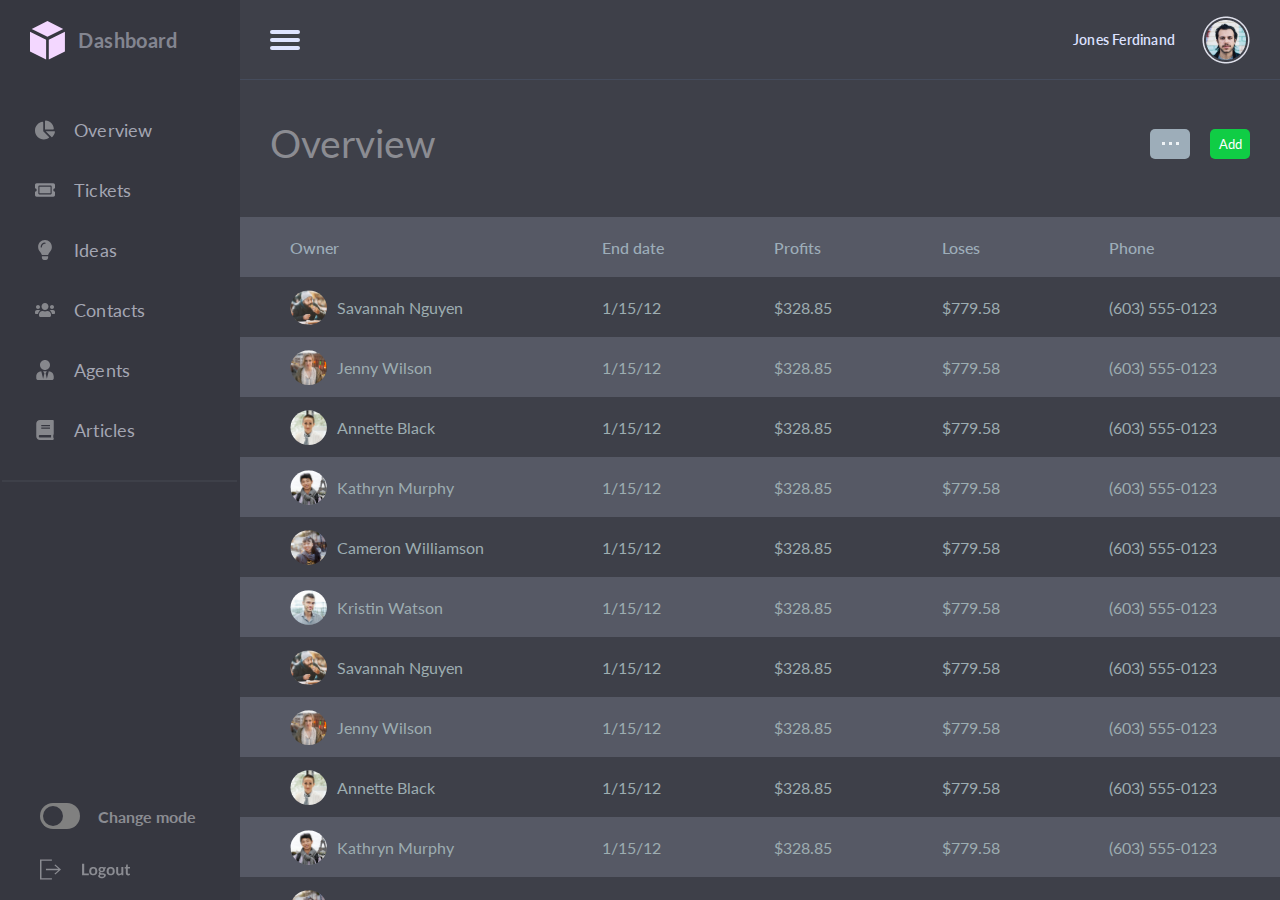
<file: index.html>
<!DOCTYPE html>
<html lang="en">
  <head>
    <meta charset="UTF-8" />
    <meta http-equiv="X-UA-Compatible" content="IE=edge" />
    <meta name="viewport" content="width=device-width, initial-scale=1.0" />
    <title>Dashboard-OutisDeveloper</title>
    <link rel="stylesheet" href="./css/import.css" />
    <!-- Font-Start -->
    <link rel="preconnect" href="https://fonts.googleapis.com" />
    <link rel="preconnect" href="https://fonts.gstatic.com" crossorigin />
    <link
      href="https://fonts.googleapis.com/css2?family=Lato:wght@300;400;700;900&display=swap"
      rel="stylesheet"
    />
    <!-- Font-End -->
  </head>
  <body>
    <!-- Aside-Start -->
    <aside>
      <div class="asideLogo">
        <svg
          class="asideLogoSvg"
          width="35"
          height="39"
          viewBox="0 0 35 39"
          fill="none"
          xmlns="http://www.w3.org/2000/svg"
        >
          <path
            d="M17.4576 0L33.1946 7.88948L17.4576 15.758L1.72058 7.88948L17.4576 0ZM0 30.5298V10.7641L16.1147 18.8214V38.5871L0 30.5298ZM18.8005 18.8214L34.9151 10.7641V30.5298L18.8005 38.5871V18.8214Z"
            fill="#F3D7FF"
          />
        </svg>
        <span class="asideLogoText">Dashboard</span>
      </div>
      <div class="asideList">
        <ul class="listUl">
          <li class="listLi">
            <a href="#">
              <svg
                class="liSvg"
                width="20"
                height="20"
                viewBox="0 0 16 16"
                fill="none"
                xmlns="http://www.w3.org/2000/svg"
              >
                <path class="liimg" 
                  opacity="0.4"
                  d="M15.5232 8.94116H8.54412L13.1921 13.5891C13.3697 13.7667 13.6621 13.7812 13.8447 13.6091C14.9829 12.5367 15.7659 11.0912 15.9956 9.46616C16.035 9.18793 15.8041 8.94116 15.5232 8.94116ZM15.0576 7.03528C14.8153 3.52176 12.0076 0.714119 8.49412 0.471767C8.22589 0.453237 8 0.679413 8 0.948236V7.5294H14.5815C14.8503 7.5294 15.0762 7.30352 15.0576 7.03528ZM6.58824 8.94116V1.96206C6.58824 1.68118 6.34147 1.45029 6.06353 1.48971C2.55853 1.985 -0.120585 5.04705 0.00412089 8.71675C0.132356 12.4856 3.37736 15.5761 7.14794 15.5288C8.6303 15.5103 10 15.0326 11.1262 14.2338C11.3585 14.0691 11.3738 13.727 11.1724 13.5256L6.58824 8.94116Z"
                  fill="white"
                />
              </svg>
              <span class="liSpan">Overview</span>
            </a>
          </li>
          <li class="listLi">
            <a href="./tickets.html">
              <svg
                class="liSvg"
                width="20"
                height="20"
                viewBox="0 0 16 12"
                fill="none"
                xmlns="http://www.w3.org/2000/svg"
              >
                <path class="liimg" 
                  d="M3.55556 3.33332H12.4444V8.66666H3.55556V3.33332ZM14.6667 5.99999C14.6667 6.73638 15.2636 7.33332 16 7.33332V9.99999C16 10.7364 15.4031 11.3333 14.6667 11.3333H1.33333C0.596944 11.3333 0 10.7364 0 9.99999V7.33332C0.736389 7.33332 1.33333 6.73638 1.33333 5.99999C1.33333 5.2636 0.736389 4.66666 0 4.66666V1.99999C0 1.2636 0.596944 0.666656 1.33333 0.666656H14.6667C15.4031 0.666656 16 1.2636 16 1.99999V4.66666C15.2636 4.66666 14.6667 5.2636 14.6667 5.99999ZM13.3333 3.1111C13.3333 2.74291 13.0349 2.44443 12.6667 2.44443H3.33333C2.96514 2.44443 2.66667 2.74291 2.66667 3.1111V8.88888C2.66667 9.25707 2.96514 9.55554 3.33333 9.55554H12.6667C13.0349 9.55554 13.3333 9.25707 13.3333 8.88888V3.1111Z"
                  fill="#8B8C92"
                />
              </svg>
              <span class="liSpan">Tickets</span>
            </a>
          </li>
          <li class="listLi">
            <a href="#">
              <svg
                class="liSvg"
                width="20"
                height="20"
                viewBox="0 0 12 16"
                fill="none"
                xmlns="http://www.w3.org/2000/svg"
              >
                <path class="liimg" 
                  opacity="0.4"
                  d="M3.50187 14.1984C3.50219 14.395 3.56031 14.5875 3.66937 14.7512L4.20344 15.5541C4.29467 15.6913 4.41841 15.8039 4.56366 15.8817C4.7089 15.9596 4.87114 16.0003 5.03594 16.0003H6.96438C7.12917 16.0003 7.29141 15.9596 7.43665 15.8817C7.5819 15.8039 7.70564 15.6913 7.79688 15.5541L8.33094 14.7512C8.43995 14.5875 8.49822 14.3952 8.49844 14.1984L8.49969 13H3.50031L3.50187 14.1984ZM0.5 5.5C0.5 6.88656 1.01406 8.15156 1.86125 9.11812C2.3775 9.70718 3.185 10.9378 3.49281 11.9759C3.49406 11.9841 3.495 11.9922 3.49625 12.0003H8.50375C8.505 11.9922 8.50594 11.9844 8.50719 11.9759C8.815 10.9378 9.6225 9.70718 10.1388 9.11812C10.9859 8.15156 11.5 6.88656 11.5 5.5C11.5 2.45656 9.02844 -0.00937887 5.98281 -3.87451e-06C2.795 0.00968363 0.5 2.59281 0.5 5.5ZM6 3C4.62156 3 3.5 4.12156 3.5 5.5C3.5 5.77625 3.27625 6 3 6C2.72375 6 2.5 5.77625 2.5 5.5C2.5 3.57 4.07 2 6 2C6.27625 2 6.5 2.22375 6.5 2.5C6.5 2.77625 6.27625 3 6 3Z"
                  fill="white"
                />
              </svg>

              <span class="liSpan">Ideas</span>
            </a>
          </li>
          <li class="listLi">
            <a href="#">
              <svg
                class="liSvg"
                width="20"
                height="20"
                viewBox="0 0 16 12"
                fill="none"
                xmlns="http://www.w3.org/2000/svg"
              >
                <path class="liimg" 
                  opacity="0.4"
                  d="M2.4 5.19999C3.2825 5.19999 4 4.48249 4 3.59999C4 2.71749 3.2825 1.99999 2.4 1.99999C1.5175 1.99999 0.8 2.71749 0.8 3.59999C0.8 4.48249 1.5175 5.19999 2.4 5.19999ZM13.6 5.19999C14.4825 5.19999 15.2 4.48249 15.2 3.59999C15.2 2.71749 14.4825 1.99999 13.6 1.99999C12.7175 1.99999 12 2.71749 12 3.59999C12 4.48249 12.7175 5.19999 13.6 5.19999ZM14.4 5.99999H12.8C12.36 5.99999 11.9625 6.17749 11.6725 6.46499C12.68 7.01749 13.395 8.01499 13.55 9.2H15.2C15.6425 9.2 16 8.84249 16 8.39999V7.59999C16 6.71749 15.2825 5.99999 14.4 5.99999ZM8 5.99999C9.5475 5.99999 10.8 4.74749 10.8 3.19999C10.8 1.65249 9.5475 0.399994 8 0.399994C6.4525 0.399994 5.2 1.65249 5.2 3.19999C5.2 4.74749 6.4525 5.99999 8 5.99999ZM9.92 6.79999H9.7125C9.1925 7.04999 8.615 7.19999 8 7.19999C7.385 7.19999 6.81 7.04999 6.2875 6.79999H6.08C4.49 6.79999 3.2 8.08999 3.2 9.67999V10.4C3.2 11.0625 3.7375 11.6 4.4 11.6H11.6C12.2625 11.6 12.8 11.0625 12.8 10.4V9.67999C12.8 8.08999 11.51 6.79999 9.92 6.79999ZM4.3275 6.46499C4.0375 6.17749 3.64 5.99999 3.2 5.99999H1.6C0.7175 5.99999 0 6.71749 0 7.59999V8.39999C0 8.84249 0.3575 9.2 0.8 9.2H2.4475C2.605 8.01499 3.32 7.01749 4.3275 6.46499Z"
                  fill="white"
                />
              </svg>

              <span class="liSpan">Contacts</span>
            </a>
          </li>
          <li class="listLi">
            <a href="#">
              <svg
                class="liSvg"
                width="20"
                height="20"
                viewBox="0 0 14 16"
                fill="none"
                xmlns="http://www.w3.org/2000/svg"
              >
                <path class="liimg" 
                  opacity="0.4"
                  d="M7 8C9.20938 8 11 6.20937 11 4C11 1.79063 9.20938 0 7 0C4.79063 0 3 1.79063 3 4C3 6.20937 4.79063 8 7 8ZM9.99375 9.01875L8.5 15L7.5 10.75L8.5 9H5.5L6.5 10.75L5.5 15L4.00625 9.01875C1.77812 9.125 0 10.9469 0 13.2V14.5C0 15.3281 0.671875 16 1.5 16H12.5C13.3281 16 14 15.3281 14 14.5V13.2C14 10.9469 12.2219 9.125 9.99375 9.01875Z"
                  fill="white"
                />
              </svg>

              <span class="liSpan">Agents</span>
            </a>
          </li>
          <li class="listLi">
            <a href="#">
              <svg
                class="liSvg"
                width="20"
                height="20"
                viewBox="0 0 14 16"
                fill="none"
                xmlns="http://www.w3.org/2000/svg"
              >
                <path class="liimg" 
                  opacity="0.4"
                  d="M14 11.25V0.75C14 0.334375 13.6656 0 13.25 0H3C1.34375 0 0 1.34375 0 3V13C0 14.6562 1.34375 16 3 16H13.25C13.6656 16 14 15.6656 14 15.25V14.75C14 14.5156 13.8906 14.3031 13.7219 14.1656C13.5906 13.6844 13.5906 12.3125 13.7219 11.8313C13.8906 11.6969 14 11.4844 14 11.25ZM4 4.1875C4 4.08437 4.08437 4 4.1875 4H10.8125C10.9156 4 11 4.08437 11 4.1875V4.8125C11 4.91563 10.9156 5 10.8125 5H4.1875C4.08437 5 4 4.91563 4 4.8125V4.1875ZM4 6.1875C4 6.08437 4.08437 6 4.1875 6H10.8125C10.9156 6 11 6.08437 11 6.1875V6.8125C11 6.91563 10.9156 7 10.8125 7H4.1875C4.08437 7 4 6.91563 4 6.8125V6.1875ZM11.9187 14H3C2.44688 14 2 13.5531 2 13C2 12.45 2.45 12 3 12H11.9187C11.8594 12.5344 11.8594 13.4656 11.9187 14Z"
                  fill="white"
                />
              </svg>

              <span class="liSpan">Articles</span>
            </a>
          </li>
        </ul>
      </div>
      <div class="asideEnd">
        <div class="darkGen">
          <input id="light" type="checkbox" />
          <span class="mode">Change mode</span>
        </div>
        <button class="outBut" >
          <svg
            class="outSvg"
            width="91"
            height="21"
            viewBox="0 0 91 21"
            fill="none"
            xmlns="http://www.w3.org/2000/svg"
          >
            <path class="ouText" 
              d="M48.8355 14.974V16.75H42.0595V5.182H44.2115V14.974H48.8355ZM53.2702 8.414C53.8782 8.414 54.4302 8.51267 54.9262 8.71C55.4275 8.90733 55.8542 9.18733 56.2062 9.55C56.5635 9.91267 56.8382 10.3553 57.0302 10.878C57.2222 11.4007 57.3182 11.9847 57.3182 12.63C57.3182 13.2807 57.2222 13.8673 57.0302 14.39C56.8382 14.9127 56.5635 15.358 56.2062 15.726C55.8542 16.094 55.4275 16.3767 54.9262 16.574C54.4302 16.7713 53.8782 16.87 53.2702 16.87C52.6568 16.87 52.0995 16.7713 51.5982 16.574C51.0968 16.3767 50.6675 16.094 50.3102 15.726C49.9582 15.358 49.6835 14.9127 49.4862 14.39C49.2942 13.8673 49.1982 13.2807 49.1982 12.63C49.1982 11.9847 49.2942 11.4007 49.4862 10.878C49.6835 10.3553 49.9582 9.91267 50.3102 9.55C50.6675 9.18733 51.0968 8.90733 51.5982 8.71C52.0995 8.51267 52.6568 8.414 53.2702 8.414ZM53.2702 15.35C53.9528 15.35 54.4568 15.1207 54.7822 14.662C55.1128 14.2033 55.2782 13.5313 55.2782 12.646C55.2782 11.7607 55.1128 11.086 54.7822 10.622C54.4568 10.158 53.9528 9.926 53.2702 9.926C52.5768 9.926 52.0622 10.1607 51.7262 10.63C51.3955 11.094 51.2302 11.766 51.2302 12.646C51.2302 13.526 51.3955 14.198 51.7262 14.662C52.0622 15.1207 52.5768 15.35 53.2702 15.35ZM61.7632 12.446C62.0085 12.446 62.2218 12.414 62.4032 12.35C62.5845 12.2807 62.7338 12.1873 62.8512 12.07C62.9738 11.9527 63.0645 11.8113 63.1232 11.646C63.1872 11.4807 63.2192 11.2993 63.2192 11.102C63.2192 10.6967 63.0965 10.3767 62.8512 10.142C62.6112 9.902 62.2485 9.782 61.7632 9.782C61.2778 9.782 60.9125 9.902 60.6672 10.142C60.4272 10.3767 60.3072 10.6967 60.3072 11.102C60.3072 11.294 60.3365 11.4727 60.3952 11.638C60.4592 11.8033 60.5498 11.9473 60.6672 12.07C60.7898 12.1873 60.9418 12.2807 61.1232 12.35C61.3098 12.414 61.5232 12.446 61.7632 12.446ZM63.9952 17.118C63.9952 16.958 63.9472 16.8273 63.8512 16.726C63.7552 16.6247 63.6245 16.5473 63.4592 16.494C63.2938 16.4353 63.0992 16.3927 62.8752 16.366C62.6565 16.3393 62.4218 16.3207 62.1712 16.31C61.9258 16.294 61.6698 16.2807 61.4032 16.27C61.1418 16.2593 60.8858 16.238 60.6352 16.206C60.4165 16.3287 60.2378 16.4727 60.0992 16.638C59.9658 16.8033 59.8992 16.9953 59.8992 17.214C59.8992 17.358 59.9338 17.4913 60.0032 17.614C60.0778 17.742 60.1925 17.8513 60.3472 17.942C60.5072 18.0327 60.7125 18.102 60.9632 18.15C61.2138 18.2033 61.5205 18.23 61.8832 18.23C62.2512 18.23 62.5685 18.2007 62.8352 18.142C63.1018 18.0887 63.3205 18.0113 63.4912 17.91C63.6672 17.814 63.7952 17.6967 63.8752 17.558C63.9552 17.4247 63.9952 17.278 63.9952 17.118ZM65.9632 8.822V9.558C65.9632 9.79267 65.8218 9.93667 65.5392 9.99L64.8032 10.126C64.9152 10.4087 64.9712 10.718 64.9712 11.054C64.9712 11.4593 64.8885 11.8273 64.7232 12.158C64.5632 12.4833 64.3392 12.7607 64.0512 12.99C63.7632 13.2193 63.4218 13.398 63.0272 13.526C62.6378 13.6487 62.2165 13.71 61.7632 13.71C61.6032 13.71 61.4485 13.702 61.2992 13.686C61.1498 13.67 61.0032 13.6487 60.8592 13.622C60.6032 13.7767 60.4752 13.95 60.4752 14.142C60.4752 14.3073 60.5498 14.43 60.6992 14.51C60.8538 14.5847 61.0565 14.638 61.3072 14.67C61.5578 14.702 61.8432 14.7233 62.1632 14.734C62.4832 14.7393 62.8112 14.7553 63.1472 14.782C63.4832 14.8087 63.8112 14.8567 64.1312 14.926C64.4512 14.99 64.7365 15.094 64.9872 15.238C65.2378 15.382 65.4378 15.5793 65.5872 15.83C65.7418 16.0753 65.8192 16.3927 65.8192 16.782C65.8192 17.1447 65.7285 17.4967 65.5472 17.838C65.3712 18.1793 65.1125 18.4833 64.7712 18.75C64.4352 19.0167 64.0192 19.23 63.5232 19.39C63.0325 19.5553 62.4725 19.638 61.8432 19.638C61.2245 19.638 60.6858 19.5767 60.2272 19.454C59.7685 19.3367 59.3872 19.1767 59.0832 18.974C58.7792 18.7767 58.5525 18.5473 58.4032 18.286C58.2538 18.0247 58.1792 17.7527 58.1792 17.47C58.1792 17.086 58.2938 16.766 58.5232 16.51C58.7578 16.2487 59.0778 16.0407 59.4832 15.886C59.2645 15.774 59.0912 15.6247 58.9632 15.438C58.8352 15.2513 58.7712 15.006 58.7712 14.702C58.7712 14.5793 58.7925 14.454 58.8352 14.326C58.8832 14.1927 58.9498 14.062 59.0352 13.934C59.1258 13.806 59.2378 13.686 59.3712 13.574C59.5045 13.4567 59.6618 13.3527 59.8432 13.262C59.4272 13.038 59.0992 12.7393 58.8592 12.366C58.6245 11.9927 58.5072 11.5553 58.5072 11.054C58.5072 10.6487 58.5872 10.2833 58.7472 9.958C58.9125 9.62733 59.1392 9.34733 59.4272 9.118C59.7205 8.88333 60.0645 8.70467 60.4592 8.582C60.8592 8.45933 61.2938 8.398 61.7632 8.398C62.1152 8.398 62.4458 8.43533 62.7552 8.51C63.0645 8.57933 63.3472 8.68333 63.6032 8.822H65.9632ZM70.7077 8.414C71.3157 8.414 71.8677 8.51267 72.3637 8.71C72.865 8.90733 73.2917 9.18733 73.6437 9.55C74.001 9.91267 74.2757 10.3553 74.4677 10.878C74.6597 11.4007 74.7557 11.9847 74.7557 12.63C74.7557 13.2807 74.6597 13.8673 74.4677 14.39C74.2757 14.9127 74.001 15.358 73.6437 15.726C73.2917 16.094 72.865 16.3767 72.3637 16.574C71.8677 16.7713 71.3157 16.87 70.7077 16.87C70.0943 16.87 69.537 16.7713 69.0357 16.574C68.5343 16.3767 68.105 16.094 67.7477 15.726C67.3957 15.358 67.121 14.9127 66.9237 14.39C66.7317 13.8673 66.6357 13.2807 66.6357 12.63C66.6357 11.9847 66.7317 11.4007 66.9237 10.878C67.121 10.3553 67.3957 9.91267 67.7477 9.55C68.105 9.18733 68.5343 8.90733 69.0357 8.71C69.537 8.51267 70.0943 8.414 70.7077 8.414ZM70.7077 15.35C71.3903 15.35 71.8943 15.1207 72.2197 14.662C72.5503 14.2033 72.7157 13.5313 72.7157 12.646C72.7157 11.7607 72.5503 11.086 72.2197 10.622C71.8943 10.158 71.3903 9.926 70.7077 9.926C70.0143 9.926 69.4997 10.1607 69.1637 10.63C68.833 11.094 68.6677 11.766 68.6677 12.646C68.6677 13.526 68.833 14.198 69.1637 14.662C69.4997 15.1207 70.0143 15.35 70.7077 15.35ZM83.3352 8.542V16.75H82.1272C81.8658 16.75 81.7005 16.63 81.6312 16.39L81.4952 15.734C81.1592 16.0753 80.7885 16.3527 80.3832 16.566C79.9778 16.774 79.5005 16.878 78.9512 16.878C78.5032 16.878 78.1058 16.8033 77.7592 16.654C77.4178 16.4993 77.1298 16.2833 76.8952 16.006C76.6605 15.7287 76.4818 15.4007 76.3592 15.022C76.2418 14.638 76.1832 14.2167 76.1832 13.758V8.542H78.1592V13.758C78.1592 14.2593 78.2738 14.6487 78.5032 14.926C78.7378 15.198 79.0872 15.334 79.5512 15.334C79.8925 15.334 80.2125 15.2593 80.5112 15.11C80.8098 14.9553 81.0925 14.7447 81.3592 14.478V8.542H83.3352ZM88.0304 16.878C87.3158 16.878 86.7664 16.678 86.3824 16.278C86.0038 15.8727 85.8144 15.3153 85.8144 14.606V10.022H84.9744C84.8678 10.022 84.7771 9.98733 84.7024 9.918C84.6278 9.84867 84.5904 9.74467 84.5904 9.606V8.822L85.9104 8.606L86.3264 6.366C86.3531 6.25933 86.4038 6.17667 86.4784 6.118C86.5531 6.05933 86.6491 6.03 86.7664 6.03H87.7904V8.614H89.9824V10.022H87.7904V14.47C87.7904 14.726 87.8518 14.926 87.9744 15.07C88.1024 15.214 88.2758 15.286 88.4944 15.286C88.6171 15.286 88.7184 15.2727 88.7984 15.246C88.8838 15.214 88.9558 15.182 89.0144 15.15C89.0784 15.118 89.1344 15.0887 89.1824 15.062C89.2304 15.03 89.2784 15.014 89.3264 15.014C89.3851 15.014 89.4331 15.03 89.4704 15.062C89.5078 15.0887 89.5478 15.1313 89.5904 15.19L90.1824 16.15C89.8944 16.39 89.5638 16.5713 89.1904 16.694C88.8171 16.8167 88.4304 16.878 88.0304 16.878Z"
              fill="#A4A6B3"
            />
            <path
              d="M1.48755 19.6667H11.9004V21H0V1H11.9004V2.33333H1.48755V19.6667ZM21 11L15.3403 16.0833L14.4106 15.25L18.42 11.6667H5.95019V10.3333H18.42L14.4106 6.75L15.3403 5.91667L21 11Z"
              fill="#AAAAAA"
            />
          </svg>
        </button>
      </div>
    </aside>
    <!-- Aside-End -->
    <!-- Header-Start -->
    <header class="hedaer">
      <div class="headerBtn">
        <button class="hamburger" id="menu-btn">
          <div class="butDiv">
            <div></div>
            <div></div>
            <div></div>
          </div>
        </button>
      </div>
      <div class="headerRight">
        <span>Jones Ferdinand</span>
        <img src="images/photo.png" alt="" />
      </div>
    </header>
    <!-- Header-End -->
    <!-- Main-Start -->
    <main>
      <div class="main-top">
        <div class="main-left">
          <span class="main-top-text">Overview</span>
        </div>
        <div class="main-top-buts">
          <button class="dots">
            <div class="dot"></div>
            <div class="dot dot2"></div>
            <div class="dot"></div>
          </button>
          <button class="add">Add</button>
        </div>
      </div>
      <div class="main-table">
        <table>
          <thead>
            <tr>
              <th class="table-head-data">Owner</th>
              <th class="table-head-data">End date</th>
              <th class="table-head-data">Profits</th>
              <th class="table-head-data">Loses</th>
              <th class="table-head-data">Phone</th>
            </tr>
          </thead>
          <tbody>
            <tr class="table-row">
              <td class="table-data imglitd">
                <img class="tdImg" src="images/td1.svg" alt="" />
                <span class="tdSpan">Savannah Nguyen</span>
              </td>
              <td class="table-data">1/15/12</td>
              <td class="table-data">$328.85</td>
              <td class="table-data">$779.58</td>
              <td class="table-data">(603) 555-0123</td>
            </tr>
            <tr class="table-row juft">
              <td class="table-data imglitd">
                <img class="tdImg" src="images/td2.svg" alt="" />
                <span class="tdSpan">Jenny Wilson</span>
              </td>
              <td class="table-data">1/15/12</td>
              <td class="table-data">$328.85</td>
              <td class="table-data">$779.58</td>
              <td class="table-data">(603) 555-0123</td>
            </tr>
            <tr class="table-row">
              <td class="table-data imglitd">
                <img class="tdImg" src="images/td3.svg" alt="" />
                <span class="tdSpan">Annette Black</span>
              </td>
              <td class="table-data">1/15/12</td>
              <td class="table-data">$328.85</td>
              <td class="table-data">$779.58</td>
              <td class="table-data">(603) 555-0123</td>
            </tr>
            <tr class="table-row juft">
              <td class="table-data imglitd">
                <img class="tdImg" src="images/td4.svg" alt="" />
                <span class="tdSpan">Kathryn Murphy</span>
              </td>
              <td class="table-data">1/15/12</td>
              <td class="table-data">$328.85</td>
              <td class="table-data">$779.58</td>
              <td class="table-data">(603) 555-0123</td>
            </tr>
            <tr class="table-row">
              <td class="table-data imglitd">
                <img class="tdImg" src="images/td5.svg" alt="" />
                <span class="tdSpan">Cameron Williamson</span>
              </td>
              <td class="table-data">1/15/12</td>
              <td class="table-data">$328.85</td>
              <td class="table-data">$779.58</td>
              <td class="table-data">(603) 555-0123</td>
            </tr>
            <tr class="table-row juft">
              <td class="table-data imglitd">
                <img class="tdImg" src="images/td6.svg" alt="" />
                <span class="tdSpan">Kristin Watson</span>
              </td>
              <td class="table-data">1/15/12</td>
              <td class="table-data">$328.85</td>
              <td class="table-data">$779.58</td>
              <td class="table-data">(603) 555-0123</td>
            </tr>
            <tr class="table-row">
              <td class="table-data imglitd">
                <img class="tdImg" src="images/td1.svg" alt="" />
                <span class="tdSpan">Savannah Nguyen</span>
              </td>
              <td class="table-data">1/15/12</td>
              <td class="table-data">$328.85</td>
              <td class="table-data">$779.58</td>
              <td class="table-data">(603) 555-0123</td>
            </tr>
            <tr class="table-row juft">
              <td class="table-data imglitd">
                <img class="tdImg" src="images/td2.svg" alt="" />
                <span class="tdSpan">Jenny Wilson</span>
              </td>
              <td class="table-data">1/15/12</td>
              <td class="table-data">$328.85</td>
              <td class="table-data">$779.58</td>
              <td class="table-data">(603) 555-0123</td>
            </tr>
            <tr class="table-row">
              <td class="table-data imglitd">
                <img class="tdImg" src="images/td3.svg" alt="" />
                <span class="tdSpan">Annette Black</span>
              </td>
              <td class="table-data">1/15/12</td>
              <td class="table-data">$328.85</td>
              <td class="table-data">$779.58</td>
              <td class="table-data">(603) 555-0123</td>
            </tr>
            <tr class="table-row juft">
              <td class="table-data imglitd">
                <img class="tdImg" src="images/td4.svg" alt="" />
                <span class="tdSpan">Kathryn Murphy</span>
              </td>
              <td class="table-data">1/15/12</td>
              <td class="table-data">$328.85</td>
              <td class="table-data">$779.58</td>
              <td class="table-data">(603) 555-0123</td>
            </tr>
            <tr class="table-row">
              <td class="table-data imglitd">
                <img class="tdImg" src="images/td5.svg" alt="" />
                <span class="tdSpan">Cameron Williamson</span>
              </td>
              <td class="table-data">1/15/12</td>
              <td class="table-data">$328.85</td>
              <td class="table-data">$779.58</td>
              <td class="table-data">(603) 555-0123</td>
            </tr>
            <tr class="table-row juft">
              <td class="table-data imglitd">
                <img class="tdImg" src="images/td6.svg" alt="" />
                <span class="tdSpan">Kristin Watson</span>
              </td>
              <td class="table-data">1/15/12</td>
              <td class="table-data">$328.85</td>
              <td class="table-data">$779.58</td>
              <td class="table-data">(603) 555-0123</td>
            </tr>
          </tbody>
        </table>
      </div>
    </main>
    <!-- Main-End -->
  </body>
  <script src="./js/main.js"></script>
</html>
</file>
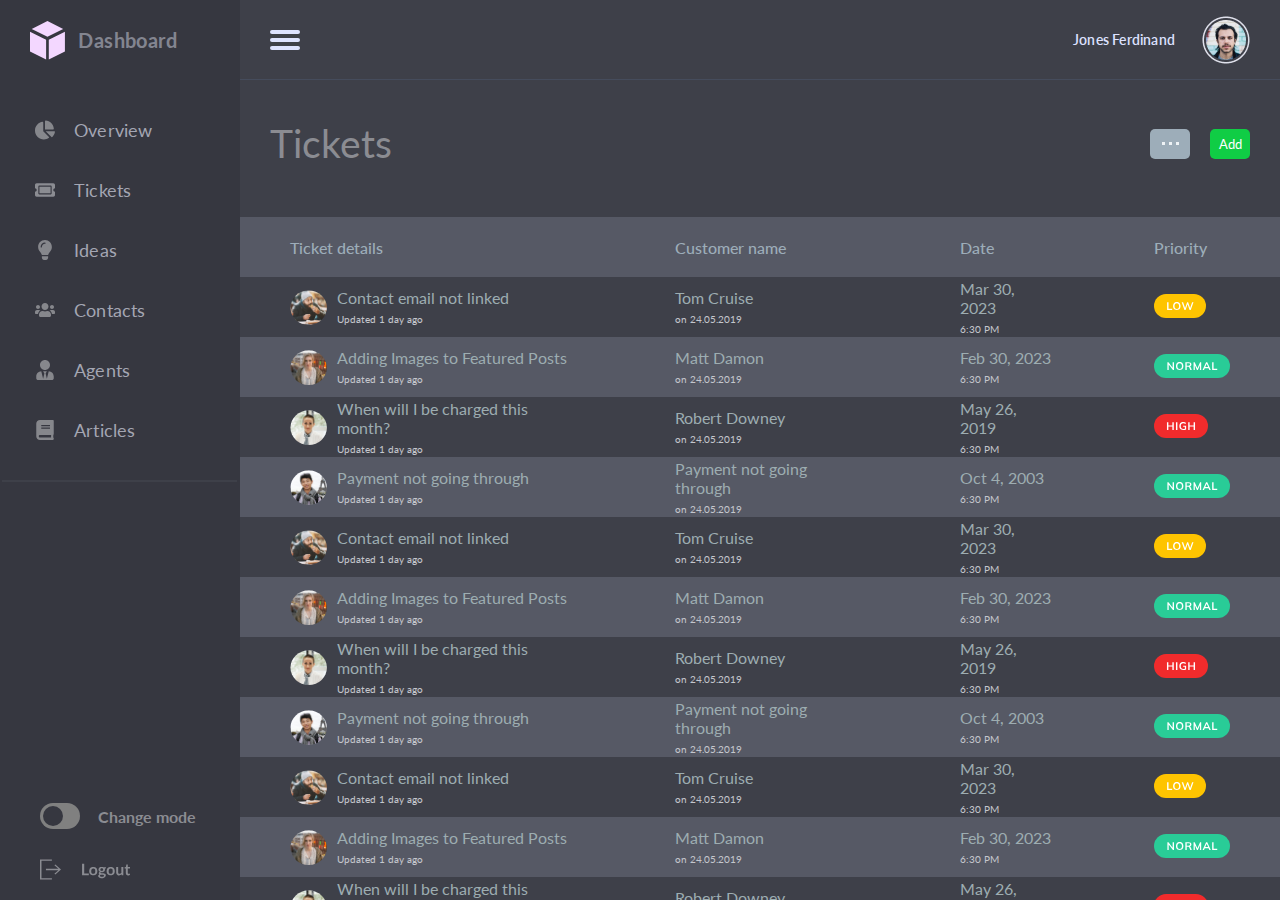
<file: tickets.html>
<!DOCTYPE html>
<html lang="en">
  <head>
    <meta charset="UTF-8" />
    <meta http-equiv="X-UA-Compatible" content="IE=edge" />
    <meta name="viewport" content="width=device-width, initial-scale=1.0" />
    <title>Dashboard-OutisDeveloper</title>
    <link rel="stylesheet" href="./css/import.css" />
    <!-- Font-Start -->
    <link rel="preconnect" href="https://fonts.googleapis.com" />
    <link rel="preconnect" href="https://fonts.gstatic.com" crossorigin />
    <link
      href="https://fonts.googleapis.com/css2?family=Lato:wght@300;400;700;900&display=swap"
      rel="stylesheet"
    />
    <!-- Font-End -->
  </head>
  <body>
    <!-- Aside-Start -->
    <aside>
      <div class="asideLogo">
        <svg
          class="asideLogoSvg"
          width="35"
          height="39"
          viewBox="0 0 35 39"
          fill="none"
          xmlns="http://www.w3.org/2000/svg"
        >
          <path
            d="M17.4576 0L33.1946 7.88948L17.4576 15.758L1.72058 7.88948L17.4576 0ZM0 30.5298V10.7641L16.1147 18.8214V38.5871L0 30.5298ZM18.8005 18.8214L34.9151 10.7641V30.5298L18.8005 38.5871V18.8214Z"
            fill="#F3D7FF"
          />
        </svg>
        <span class="asideLogoText">Dashboard</span>
      </div>
      <div class="asideList">
        <ul class="listUl">
          <li class="listLi">
            <a href="./index.html">
              <svg
                class="liSvg"
                width="20"
                height="20"
                viewBox="0 0 16 16"
                fill="none"
                xmlns="http://www.w3.org/2000/svg"
              >
                <path
                  class="liimg"
                  opacity="0.4"
                  d="M15.5232 8.94116H8.54412L13.1921 13.5891C13.3697 13.7667 13.6621 13.7812 13.8447 13.6091C14.9829 12.5367 15.7659 11.0912 15.9956 9.46616C16.035 9.18793 15.8041 8.94116 15.5232 8.94116ZM15.0576 7.03528C14.8153 3.52176 12.0076 0.714119 8.49412 0.471767C8.22589 0.453237 8 0.679413 8 0.948236V7.5294H14.5815C14.8503 7.5294 15.0762 7.30352 15.0576 7.03528ZM6.58824 8.94116V1.96206C6.58824 1.68118 6.34147 1.45029 6.06353 1.48971C2.55853 1.985 -0.120585 5.04705 0.00412089 8.71675C0.132356 12.4856 3.37736 15.5761 7.14794 15.5288C8.6303 15.5103 10 15.0326 11.1262 14.2338C11.3585 14.0691 11.3738 13.727 11.1724 13.5256L6.58824 8.94116Z"
                  fill="white"
                />
              </svg>
              <span class="liSpan">Overview</span>
            </a>
          </li>
          <li class="listLi">
            <a href="#">
              <svg
                class="liSvg"
                width="20"
                height="20"
                viewBox="0 0 16 12"
                fill="none"
                xmlns="http://www.w3.org/2000/svg"
              >
                <path
                  class="liimg"
                  d="M3.55556 3.33332H12.4444V8.66666H3.55556V3.33332ZM14.6667 5.99999C14.6667 6.73638 15.2636 7.33332 16 7.33332V9.99999C16 10.7364 15.4031 11.3333 14.6667 11.3333H1.33333C0.596944 11.3333 0 10.7364 0 9.99999V7.33332C0.736389 7.33332 1.33333 6.73638 1.33333 5.99999C1.33333 5.2636 0.736389 4.66666 0 4.66666V1.99999C0 1.2636 0.596944 0.666656 1.33333 0.666656H14.6667C15.4031 0.666656 16 1.2636 16 1.99999V4.66666C15.2636 4.66666 14.6667 5.2636 14.6667 5.99999ZM13.3333 3.1111C13.3333 2.74291 13.0349 2.44443 12.6667 2.44443H3.33333C2.96514 2.44443 2.66667 2.74291 2.66667 3.1111V8.88888C2.66667 9.25707 2.96514 9.55554 3.33333 9.55554H12.6667C13.0349 9.55554 13.3333 9.25707 13.3333 8.88888V3.1111Z"
                  fill="#8B8C92"
                />
              </svg>
              <span class="liSpan">Tickets</span>
            </a>
          </li>
          <li class="listLi">
            <a href="#">
              <svg
                class="liSvg"
                width="20"
                height="20"
                viewBox="0 0 12 16"
                fill="none"
                xmlns="http://www.w3.org/2000/svg"
              >
                <path
                  class="liimg"
                  opacity="0.4"
                  d="M3.50187 14.1984C3.50219 14.395 3.56031 14.5875 3.66937 14.7512L4.20344 15.5541C4.29467 15.6913 4.41841 15.8039 4.56366 15.8817C4.7089 15.9596 4.87114 16.0003 5.03594 16.0003H6.96438C7.12917 16.0003 7.29141 15.9596 7.43665 15.8817C7.5819 15.8039 7.70564 15.6913 7.79688 15.5541L8.33094 14.7512C8.43995 14.5875 8.49822 14.3952 8.49844 14.1984L8.49969 13H3.50031L3.50187 14.1984ZM0.5 5.5C0.5 6.88656 1.01406 8.15156 1.86125 9.11812C2.3775 9.70718 3.185 10.9378 3.49281 11.9759C3.49406 11.9841 3.495 11.9922 3.49625 12.0003H8.50375C8.505 11.9922 8.50594 11.9844 8.50719 11.9759C8.815 10.9378 9.6225 9.70718 10.1388 9.11812C10.9859 8.15156 11.5 6.88656 11.5 5.5C11.5 2.45656 9.02844 -0.00937887 5.98281 -3.87451e-06C2.795 0.00968363 0.5 2.59281 0.5 5.5ZM6 3C4.62156 3 3.5 4.12156 3.5 5.5C3.5 5.77625 3.27625 6 3 6C2.72375 6 2.5 5.77625 2.5 5.5C2.5 3.57 4.07 2 6 2C6.27625 2 6.5 2.22375 6.5 2.5C6.5 2.77625 6.27625 3 6 3Z"
                  fill="white"
                />
              </svg>

              <span class="liSpan">Ideas</span>
            </a>
          </li>
          <li class="listLi">
            <a href="#">
              <svg
                class="liSvg"
                width="20"
                height="20"
                viewBox="0 0 16 12"
                fill="none"
                xmlns="http://www.w3.org/2000/svg"
              >
                <path
                  class="liimg"
                  opacity="0.4"
                  d="M2.4 5.19999C3.2825 5.19999 4 4.48249 4 3.59999C4 2.71749 3.2825 1.99999 2.4 1.99999C1.5175 1.99999 0.8 2.71749 0.8 3.59999C0.8 4.48249 1.5175 5.19999 2.4 5.19999ZM13.6 5.19999C14.4825 5.19999 15.2 4.48249 15.2 3.59999C15.2 2.71749 14.4825 1.99999 13.6 1.99999C12.7175 1.99999 12 2.71749 12 3.59999C12 4.48249 12.7175 5.19999 13.6 5.19999ZM14.4 5.99999H12.8C12.36 5.99999 11.9625 6.17749 11.6725 6.46499C12.68 7.01749 13.395 8.01499 13.55 9.2H15.2C15.6425 9.2 16 8.84249 16 8.39999V7.59999C16 6.71749 15.2825 5.99999 14.4 5.99999ZM8 5.99999C9.5475 5.99999 10.8 4.74749 10.8 3.19999C10.8 1.65249 9.5475 0.399994 8 0.399994C6.4525 0.399994 5.2 1.65249 5.2 3.19999C5.2 4.74749 6.4525 5.99999 8 5.99999ZM9.92 6.79999H9.7125C9.1925 7.04999 8.615 7.19999 8 7.19999C7.385 7.19999 6.81 7.04999 6.2875 6.79999H6.08C4.49 6.79999 3.2 8.08999 3.2 9.67999V10.4C3.2 11.0625 3.7375 11.6 4.4 11.6H11.6C12.2625 11.6 12.8 11.0625 12.8 10.4V9.67999C12.8 8.08999 11.51 6.79999 9.92 6.79999ZM4.3275 6.46499C4.0375 6.17749 3.64 5.99999 3.2 5.99999H1.6C0.7175 5.99999 0 6.71749 0 7.59999V8.39999C0 8.84249 0.3575 9.2 0.8 9.2H2.4475C2.605 8.01499 3.32 7.01749 4.3275 6.46499Z"
                  fill="white"
                />
              </svg>

              <span class="liSpan">Contacts</span>
            </a>
          </li>
          <li class="listLi">
            <a href="#">
              <svg
                class="liSvg"
                width="20"
                height="20"
                viewBox="0 0 14 16"
                fill="none"
                xmlns="http://www.w3.org/2000/svg"
              >
                <path
                  class="liimg"
                  opacity="0.4"
                  d="M7 8C9.20938 8 11 6.20937 11 4C11 1.79063 9.20938 0 7 0C4.79063 0 3 1.79063 3 4C3 6.20937 4.79063 8 7 8ZM9.99375 9.01875L8.5 15L7.5 10.75L8.5 9H5.5L6.5 10.75L5.5 15L4.00625 9.01875C1.77812 9.125 0 10.9469 0 13.2V14.5C0 15.3281 0.671875 16 1.5 16H12.5C13.3281 16 14 15.3281 14 14.5V13.2C14 10.9469 12.2219 9.125 9.99375 9.01875Z"
                  fill="white"
                />
              </svg>

              <span class="liSpan">Agents</span>
            </a>
          </li>
          <li class="listLi">
            <a href="#">
              <svg
                class="liSvg"
                width="20"
                height="20"
                viewBox="0 0 14 16"
                fill="none"
                xmlns="http://www.w3.org/2000/svg"
              >
                <path
                  class="liimg"
                  opacity="0.4"
                  d="M14 11.25V0.75C14 0.334375 13.6656 0 13.25 0H3C1.34375 0 0 1.34375 0 3V13C0 14.6562 1.34375 16 3 16H13.25C13.6656 16 14 15.6656 14 15.25V14.75C14 14.5156 13.8906 14.3031 13.7219 14.1656C13.5906 13.6844 13.5906 12.3125 13.7219 11.8313C13.8906 11.6969 14 11.4844 14 11.25ZM4 4.1875C4 4.08437 4.08437 4 4.1875 4H10.8125C10.9156 4 11 4.08437 11 4.1875V4.8125C11 4.91563 10.9156 5 10.8125 5H4.1875C4.08437 5 4 4.91563 4 4.8125V4.1875ZM4 6.1875C4 6.08437 4.08437 6 4.1875 6H10.8125C10.9156 6 11 6.08437 11 6.1875V6.8125C11 6.91563 10.9156 7 10.8125 7H4.1875C4.08437 7 4 6.91563 4 6.8125V6.1875ZM11.9187 14H3C2.44688 14 2 13.5531 2 13C2 12.45 2.45 12 3 12H11.9187C11.8594 12.5344 11.8594 13.4656 11.9187 14Z"
                  fill="white"
                />
              </svg>

              <span class="liSpan">Articles</span>
            </a>
          </li>
        </ul>
      </div>
      <div class="asideEnd">
        <div class="darkGen">
          <input id="light" type="checkbox" />
          <span class="mode">Change mode</span>
        </div>
        <button class="outBut">
          <svg
            class="outSvg"
            width="91"
            height="21"
            viewBox="0 0 91 21"
            fill="none"
            xmlns="http://www.w3.org/2000/svg"
          >
            <path
              class="ouText"
              d="M48.8355 14.974V16.75H42.0595V5.182H44.2115V14.974H48.8355ZM53.2702 8.414C53.8782 8.414 54.4302 8.51267 54.9262 8.71C55.4275 8.90733 55.8542 9.18733 56.2062 9.55C56.5635 9.91267 56.8382 10.3553 57.0302 10.878C57.2222 11.4007 57.3182 11.9847 57.3182 12.63C57.3182 13.2807 57.2222 13.8673 57.0302 14.39C56.8382 14.9127 56.5635 15.358 56.2062 15.726C55.8542 16.094 55.4275 16.3767 54.9262 16.574C54.4302 16.7713 53.8782 16.87 53.2702 16.87C52.6568 16.87 52.0995 16.7713 51.5982 16.574C51.0968 16.3767 50.6675 16.094 50.3102 15.726C49.9582 15.358 49.6835 14.9127 49.4862 14.39C49.2942 13.8673 49.1982 13.2807 49.1982 12.63C49.1982 11.9847 49.2942 11.4007 49.4862 10.878C49.6835 10.3553 49.9582 9.91267 50.3102 9.55C50.6675 9.18733 51.0968 8.90733 51.5982 8.71C52.0995 8.51267 52.6568 8.414 53.2702 8.414ZM53.2702 15.35C53.9528 15.35 54.4568 15.1207 54.7822 14.662C55.1128 14.2033 55.2782 13.5313 55.2782 12.646C55.2782 11.7607 55.1128 11.086 54.7822 10.622C54.4568 10.158 53.9528 9.926 53.2702 9.926C52.5768 9.926 52.0622 10.1607 51.7262 10.63C51.3955 11.094 51.2302 11.766 51.2302 12.646C51.2302 13.526 51.3955 14.198 51.7262 14.662C52.0622 15.1207 52.5768 15.35 53.2702 15.35ZM61.7632 12.446C62.0085 12.446 62.2218 12.414 62.4032 12.35C62.5845 12.2807 62.7338 12.1873 62.8512 12.07C62.9738 11.9527 63.0645 11.8113 63.1232 11.646C63.1872 11.4807 63.2192 11.2993 63.2192 11.102C63.2192 10.6967 63.0965 10.3767 62.8512 10.142C62.6112 9.902 62.2485 9.782 61.7632 9.782C61.2778 9.782 60.9125 9.902 60.6672 10.142C60.4272 10.3767 60.3072 10.6967 60.3072 11.102C60.3072 11.294 60.3365 11.4727 60.3952 11.638C60.4592 11.8033 60.5498 11.9473 60.6672 12.07C60.7898 12.1873 60.9418 12.2807 61.1232 12.35C61.3098 12.414 61.5232 12.446 61.7632 12.446ZM63.9952 17.118C63.9952 16.958 63.9472 16.8273 63.8512 16.726C63.7552 16.6247 63.6245 16.5473 63.4592 16.494C63.2938 16.4353 63.0992 16.3927 62.8752 16.366C62.6565 16.3393 62.4218 16.3207 62.1712 16.31C61.9258 16.294 61.6698 16.2807 61.4032 16.27C61.1418 16.2593 60.8858 16.238 60.6352 16.206C60.4165 16.3287 60.2378 16.4727 60.0992 16.638C59.9658 16.8033 59.8992 16.9953 59.8992 17.214C59.8992 17.358 59.9338 17.4913 60.0032 17.614C60.0778 17.742 60.1925 17.8513 60.3472 17.942C60.5072 18.0327 60.7125 18.102 60.9632 18.15C61.2138 18.2033 61.5205 18.23 61.8832 18.23C62.2512 18.23 62.5685 18.2007 62.8352 18.142C63.1018 18.0887 63.3205 18.0113 63.4912 17.91C63.6672 17.814 63.7952 17.6967 63.8752 17.558C63.9552 17.4247 63.9952 17.278 63.9952 17.118ZM65.9632 8.822V9.558C65.9632 9.79267 65.8218 9.93667 65.5392 9.99L64.8032 10.126C64.9152 10.4087 64.9712 10.718 64.9712 11.054C64.9712 11.4593 64.8885 11.8273 64.7232 12.158C64.5632 12.4833 64.3392 12.7607 64.0512 12.99C63.7632 13.2193 63.4218 13.398 63.0272 13.526C62.6378 13.6487 62.2165 13.71 61.7632 13.71C61.6032 13.71 61.4485 13.702 61.2992 13.686C61.1498 13.67 61.0032 13.6487 60.8592 13.622C60.6032 13.7767 60.4752 13.95 60.4752 14.142C60.4752 14.3073 60.5498 14.43 60.6992 14.51C60.8538 14.5847 61.0565 14.638 61.3072 14.67C61.5578 14.702 61.8432 14.7233 62.1632 14.734C62.4832 14.7393 62.8112 14.7553 63.1472 14.782C63.4832 14.8087 63.8112 14.8567 64.1312 14.926C64.4512 14.99 64.7365 15.094 64.9872 15.238C65.2378 15.382 65.4378 15.5793 65.5872 15.83C65.7418 16.0753 65.8192 16.3927 65.8192 16.782C65.8192 17.1447 65.7285 17.4967 65.5472 17.838C65.3712 18.1793 65.1125 18.4833 64.7712 18.75C64.4352 19.0167 64.0192 19.23 63.5232 19.39C63.0325 19.5553 62.4725 19.638 61.8432 19.638C61.2245 19.638 60.6858 19.5767 60.2272 19.454C59.7685 19.3367 59.3872 19.1767 59.0832 18.974C58.7792 18.7767 58.5525 18.5473 58.4032 18.286C58.2538 18.0247 58.1792 17.7527 58.1792 17.47C58.1792 17.086 58.2938 16.766 58.5232 16.51C58.7578 16.2487 59.0778 16.0407 59.4832 15.886C59.2645 15.774 59.0912 15.6247 58.9632 15.438C58.8352 15.2513 58.7712 15.006 58.7712 14.702C58.7712 14.5793 58.7925 14.454 58.8352 14.326C58.8832 14.1927 58.9498 14.062 59.0352 13.934C59.1258 13.806 59.2378 13.686 59.3712 13.574C59.5045 13.4567 59.6618 13.3527 59.8432 13.262C59.4272 13.038 59.0992 12.7393 58.8592 12.366C58.6245 11.9927 58.5072 11.5553 58.5072 11.054C58.5072 10.6487 58.5872 10.2833 58.7472 9.958C58.9125 9.62733 59.1392 9.34733 59.4272 9.118C59.7205 8.88333 60.0645 8.70467 60.4592 8.582C60.8592 8.45933 61.2938 8.398 61.7632 8.398C62.1152 8.398 62.4458 8.43533 62.7552 8.51C63.0645 8.57933 63.3472 8.68333 63.6032 8.822H65.9632ZM70.7077 8.414C71.3157 8.414 71.8677 8.51267 72.3637 8.71C72.865 8.90733 73.2917 9.18733 73.6437 9.55C74.001 9.91267 74.2757 10.3553 74.4677 10.878C74.6597 11.4007 74.7557 11.9847 74.7557 12.63C74.7557 13.2807 74.6597 13.8673 74.4677 14.39C74.2757 14.9127 74.001 15.358 73.6437 15.726C73.2917 16.094 72.865 16.3767 72.3637 16.574C71.8677 16.7713 71.3157 16.87 70.7077 16.87C70.0943 16.87 69.537 16.7713 69.0357 16.574C68.5343 16.3767 68.105 16.094 67.7477 15.726C67.3957 15.358 67.121 14.9127 66.9237 14.39C66.7317 13.8673 66.6357 13.2807 66.6357 12.63C66.6357 11.9847 66.7317 11.4007 66.9237 10.878C67.121 10.3553 67.3957 9.91267 67.7477 9.55C68.105 9.18733 68.5343 8.90733 69.0357 8.71C69.537 8.51267 70.0943 8.414 70.7077 8.414ZM70.7077 15.35C71.3903 15.35 71.8943 15.1207 72.2197 14.662C72.5503 14.2033 72.7157 13.5313 72.7157 12.646C72.7157 11.7607 72.5503 11.086 72.2197 10.622C71.8943 10.158 71.3903 9.926 70.7077 9.926C70.0143 9.926 69.4997 10.1607 69.1637 10.63C68.833 11.094 68.6677 11.766 68.6677 12.646C68.6677 13.526 68.833 14.198 69.1637 14.662C69.4997 15.1207 70.0143 15.35 70.7077 15.35ZM83.3352 8.542V16.75H82.1272C81.8658 16.75 81.7005 16.63 81.6312 16.39L81.4952 15.734C81.1592 16.0753 80.7885 16.3527 80.3832 16.566C79.9778 16.774 79.5005 16.878 78.9512 16.878C78.5032 16.878 78.1058 16.8033 77.7592 16.654C77.4178 16.4993 77.1298 16.2833 76.8952 16.006C76.6605 15.7287 76.4818 15.4007 76.3592 15.022C76.2418 14.638 76.1832 14.2167 76.1832 13.758V8.542H78.1592V13.758C78.1592 14.2593 78.2738 14.6487 78.5032 14.926C78.7378 15.198 79.0872 15.334 79.5512 15.334C79.8925 15.334 80.2125 15.2593 80.5112 15.11C80.8098 14.9553 81.0925 14.7447 81.3592 14.478V8.542H83.3352ZM88.0304 16.878C87.3158 16.878 86.7664 16.678 86.3824 16.278C86.0038 15.8727 85.8144 15.3153 85.8144 14.606V10.022H84.9744C84.8678 10.022 84.7771 9.98733 84.7024 9.918C84.6278 9.84867 84.5904 9.74467 84.5904 9.606V8.822L85.9104 8.606L86.3264 6.366C86.3531 6.25933 86.4038 6.17667 86.4784 6.118C86.5531 6.05933 86.6491 6.03 86.7664 6.03H87.7904V8.614H89.9824V10.022H87.7904V14.47C87.7904 14.726 87.8518 14.926 87.9744 15.07C88.1024 15.214 88.2758 15.286 88.4944 15.286C88.6171 15.286 88.7184 15.2727 88.7984 15.246C88.8838 15.214 88.9558 15.182 89.0144 15.15C89.0784 15.118 89.1344 15.0887 89.1824 15.062C89.2304 15.03 89.2784 15.014 89.3264 15.014C89.3851 15.014 89.4331 15.03 89.4704 15.062C89.5078 15.0887 89.5478 15.1313 89.5904 15.19L90.1824 16.15C89.8944 16.39 89.5638 16.5713 89.1904 16.694C88.8171 16.8167 88.4304 16.878 88.0304 16.878Z"
              fill="#A4A6B3"
            />
            <path
              d="M1.48755 19.6667H11.9004V21H0V1H11.9004V2.33333H1.48755V19.6667ZM21 11L15.3403 16.0833L14.4106 15.25L18.42 11.6667H5.95019V10.3333H18.42L14.4106 6.75L15.3403 5.91667L21 11Z"
              fill="#AAAAAA"
            />
          </svg>
        </button>
      </div>
    </aside>
    <!-- Aside-End -->
    <!-- Header-Start -->
    <header class="hedaer">
      <div class="headerBtn">
        <button class="hamburger" id="menu-btn">
          <div class="butDiv">
            <div></div>
            <div></div>
            <div></div>
          </div>
        </button>
      </div>
      <div class="headerRight">
        <span>Jones Ferdinand</span>
        <img src="images/photo.png" alt="" />
      </div>
    </header>
    <!-- Header-End -->
    <!-- Main-Start -->
    <main>
      <div class="main-top">
        <div class="main-left">
          <span class="main-top-text">Tickets</span>
        </div>
        <div class="main-top-buts">
          <button class="dots">
            <div class="dot"></div>
            <div class="dot dot2"></div>
            <div class="dot"></div>
          </button>
          <button class="add">Add</button>
        </div>
      </div>
      <div class="main-table">
        <table>
          <thead>
            <tr>
              <th class="table-head-data">Ticket details</th>
              <th class="table-head-data">Customer name</th>
              <th class="table-head-data">Date</th>
              <th class="table-head-data">Priority</th>
            </tr>
          </thead>
          <tbody>
            <tr class="table-row">
              <td class="table-data imglitd">
                <img class="tdImg" src="images/td1.svg" alt="" />
                <span class="tdSpan"
                  >Contact email not linked <br />
                  <span class="brSpan">Updated 1 day ago</span>
                </span>
              </td>
              <td class="table-data">
                Tom Cruise <br />
                <span class="brSpan">on 24.05.2019</span>
              </td>
              <td class="table-data">
                Mar 30, 2023 <br />
                <span class="brSpan">6:30 PM</span>
              </td>
              <td class="table-data"><img src="images/pr1.svg" alt="" /></td>
            </tr>
            <tr class="table-row juft">
              <td class="table-data imglitd">
                <img class="tdImg" src="images/td2.svg" alt="" />
                <span class="tdSpan"
                  >Adding Images to Featured Posts <br />
                  <span class="brSpan">Updated 1 day ago</span></span
                >
              </td>
              <td class="table-data">Matt Damon <br />
                <span class="brSpan">on 24.05.2019</span></td>
              <td class="table-data">Feb 30, 2023 <br />
                <span class="brSpan">6:30 PM</span></td>
              <td class="table-data"><img src="images/pr2.svg" alt="" /></td>
            </tr>
            <tr class="table-row">
              <td class="table-data imglitd">
                <img class="tdImg" src="images/td3.svg" alt="" />
                <span class="tdSpan"
                  >When will I be charged this month? <br />
                  <span class="brSpan">Updated 1 day ago</span>
                </span>
              </td>
              <td class="table-data">Robert Downey <br />
                <span class="brSpan">on 24.05.2019</span></td>
              <td class="table-data">May 26, 2019 <br />
                <span class="brSpan">6:30 PM</span></td>
              <td class="table-data"><img src="images/pr3.svg" alt="" /></td>
            </tr>
            <tr class="table-row juft">
              <td class="table-data imglitd">
                <img class="tdImg" src="images/td4.svg" alt="" />
                <span class="tdSpan"
                  >Payment not going through <br />
                  <span class="brSpan">Updated 1 day ago</span>
                </span>
              </td>
              <td class="table-data">Payment not going through <br />
                <span class="brSpan">on 24.05.2019</span></td>
              <td class="table-data">Oct 4, 2003 <br />
                <span class="brSpan">6:30 PM</span></td>
              <td class="table-data"><img src="images/pr2.svg" alt="" /></td>
            </tr>
            <tr class="table-row">
              <td class="table-data imglitd">
                <img class="tdImg" src="images/td1.svg" alt="" />
                <span class="tdSpan"
                  >Contact email not linked <br />
                  <span class="brSpan">Updated 1 day ago</span>
                </span>
              </td>
              <td class="table-data">
                Tom Cruise <br />
                <span class="brSpan">on 24.05.2019</span>
              </td>
              <td class="table-data">
                Mar 30, 2023 <br />
                <span class="brSpan">6:30 PM</span>
              </td>
              <td class="table-data"><img src="images/pr1.svg" alt="" /></td>
            </tr>
            <tr class="table-row juft">
              <td class="table-data imglitd">
                <img class="tdImg" src="images/td2.svg" alt="" />
                <span class="tdSpan"
                  >Adding Images to Featured Posts <br />
                  <span class="brSpan">Updated 1 day ago</span></span
                >
              </td>
              <td class="table-data">Matt Damon <br />
                <span class="brSpan">on 24.05.2019</span></td>
              <td class="table-data">Feb 30, 2023 <br />
                <span class="brSpan">6:30 PM</span></td>
              <td class="table-data"><img src="images/pr2.svg" alt="" /></td>
            </tr>
            <tr class="table-row">
              <td class="table-data imglitd">
                <img class="tdImg" src="images/td3.svg" alt="" />
                <span class="tdSpan"
                  >When will I be charged this month? <br />
                  <span class="brSpan">Updated 1 day ago</span>
                </span>
              </td>
              <td class="table-data">Robert Downey <br />
                <span class="brSpan">on 24.05.2019</span></td>
              <td class="table-data">May 26, 2019 <br />
                <span class="brSpan">6:30 PM</span></td>
              <td class="table-data"><img src="images/pr3.svg" alt="" /></td>
            </tr>
            <tr class="table-row juft">
              <td class="table-data imglitd">
                <img class="tdImg" src="images/td4.svg" alt="" />
                <span class="tdSpan"
                  >Payment not going through <br />
                  <span class="brSpan">Updated 1 day ago</span>
                </span>
              </td>
              <td class="table-data">Payment not going through <br />
                <span class="brSpan">on 24.05.2019</span></td>
              <td class="table-data">Oct 4, 2003 <br />
                <span class="brSpan">6:30 PM</span></td>
              <td class="table-data"><img src="images/pr2.svg" alt="" /></td>
            </tr>
            <tr class="table-row">
              <td class="table-data imglitd">
                <img class="tdImg" src="images/td1.svg" alt="" />
                <span class="tdSpan"
                  >Contact email not linked <br />
                  <span class="brSpan">Updated 1 day ago</span>
                </span>
              </td>
              <td class="table-data">
                Tom Cruise <br />
                <span class="brSpan">on 24.05.2019</span>
              </td>
              <td class="table-data">
                Mar 30, 2023 <br />
                <span class="brSpan">6:30 PM</span>
              </td>
              <td class="table-data"><img src="images/pr1.svg" alt="" /></td>
            </tr>
            <tr class="table-row juft">
              <td class="table-data imglitd">
                <img class="tdImg" src="images/td2.svg" alt="" />
                <span class="tdSpan"
                  >Adding Images to Featured Posts <br />
                  <span class="brSpan">Updated 1 day ago</span></span
                >
              </td>
              <td class="table-data">Matt Damon <br />
                <span class="brSpan">on 24.05.2019</span></td>
              <td class="table-data">Feb 30, 2023 <br />
                <span class="brSpan">6:30 PM</span></td>
              <td class="table-data"><img src="images/pr2.svg" alt="" /></td>
            </tr>
            <tr class="table-row">
              <td class="table-data imglitd">
                <img class="tdImg" src="images/td3.svg" alt="" />
                <span class="tdSpan"
                  >When will I be charged this month? <br />
                  <span class="brSpan">Updated 1 day ago</span>
                </span>
              </td>
              <td class="table-data">Robert Downey <br />
                <span class="brSpan">on 24.05.2019</span></td>
              <td class="table-data">May 26, 2019 <br />
                <span class="brSpan">6:30 PM</span></td>
              <td class="table-data"><img src="images/pr3.svg" alt="" /></td>
            </tr>
            <tr class="table-row juft">
              <td class="table-data imglitd">
                <img class="tdImg" src="images/td4.svg" alt="" />
                <span class="tdSpan"
                  >Payment not going through <br />
                  <span class="brSpan">Updated 1 day ago</span>
                </span>
              </td>
              <td class="table-data">Payment not going through <br />
                <span class="brSpan">on 24.05.2019</span></td>
              <td class="table-data">Oct 4, 2003 <br />
                <span class="brSpan">6:30 PM</span></td>
              <td class="table-data"><img src="images/pr2.svg" alt="" /></td>
            </tr>
          </tbody>
        </table>
      </div>
    </main>
    <!-- Main-End -->
  </body>
  <script src="./js/main.js"></script>
</html>
</file>
<file: css/import.css>
@import "common.css";
@import "aside.css";
@import "header.css";
@import "aside-close.css";
@import "main.css";
@import "light.css";
</file>
